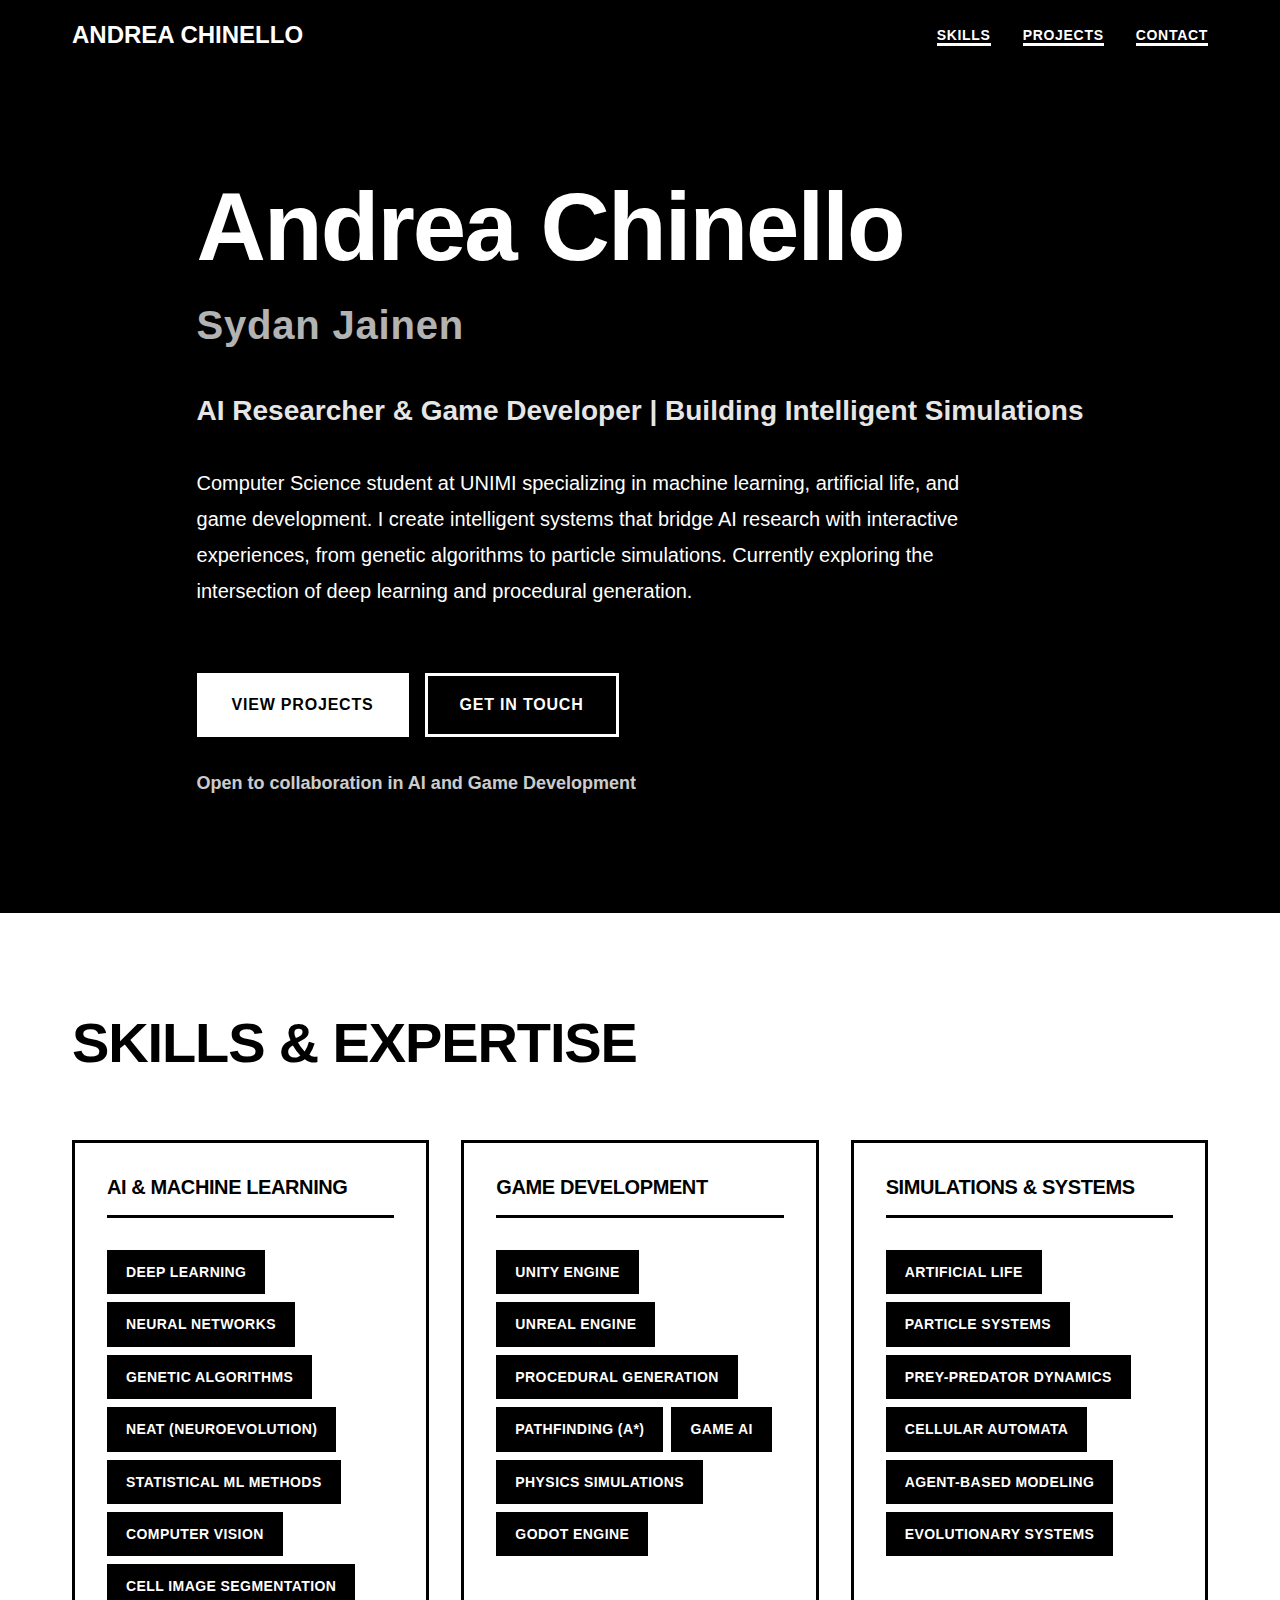
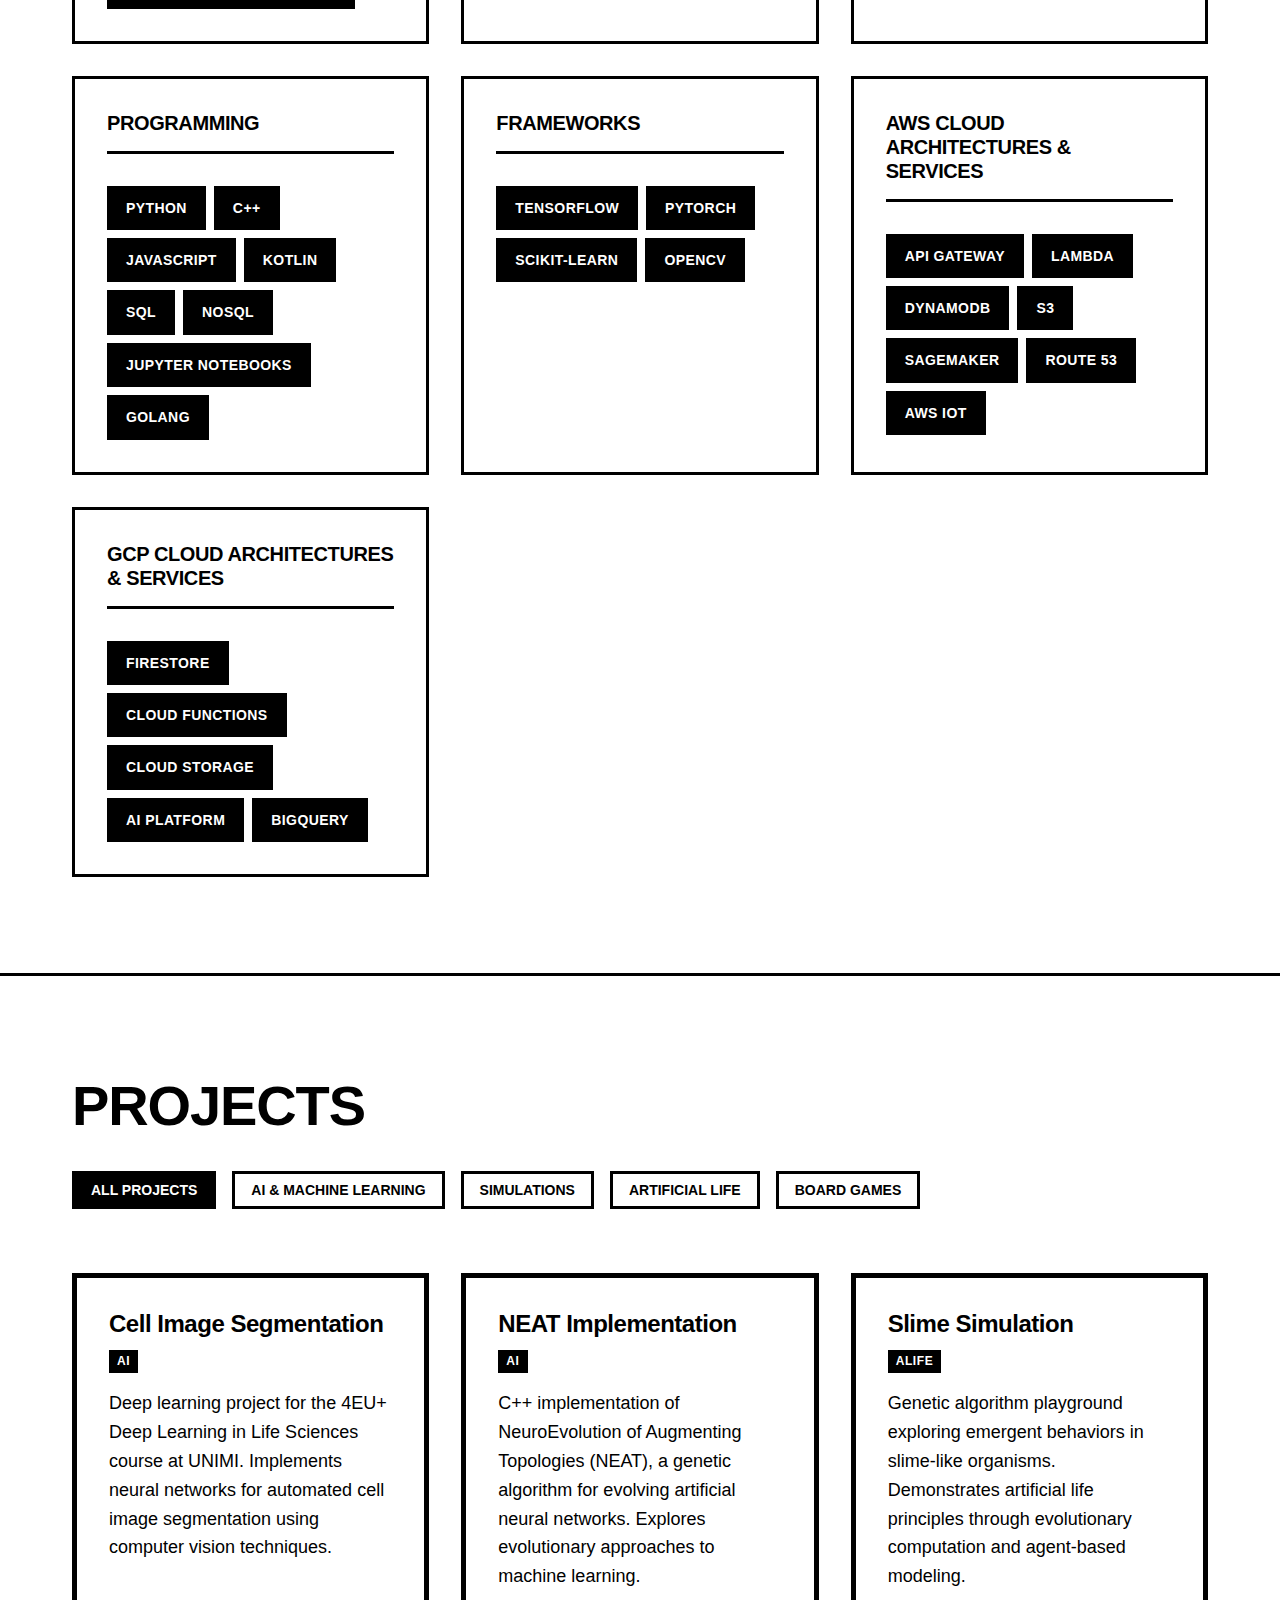
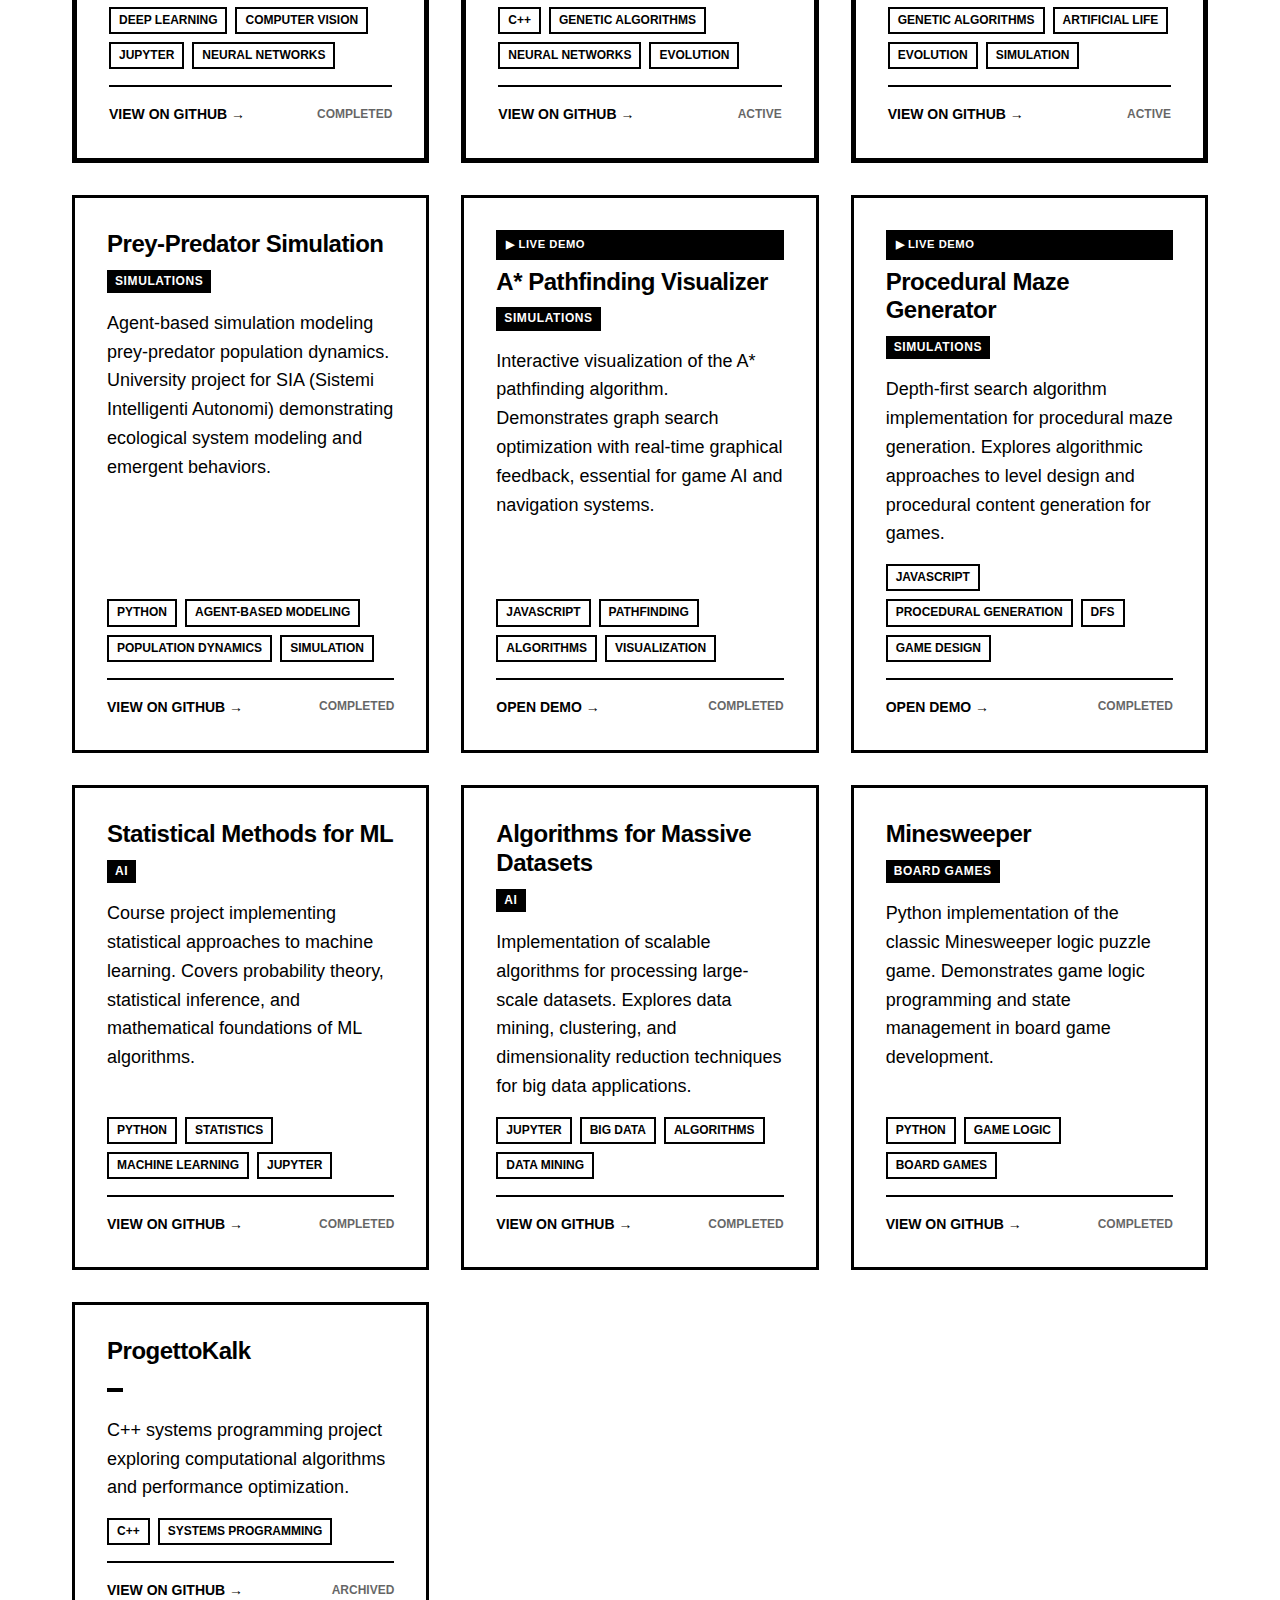
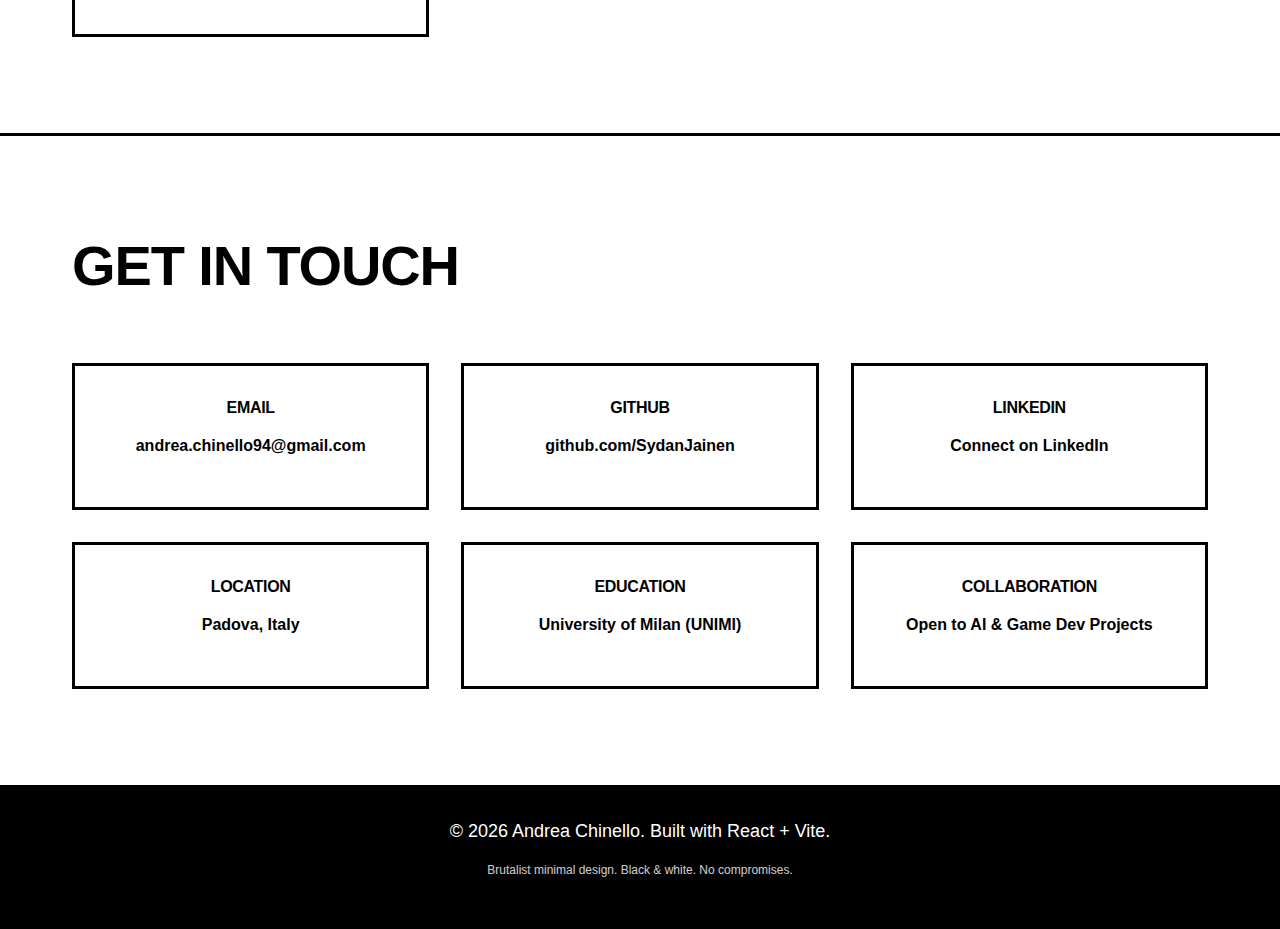
<file: index.html>
<!doctype html>
<html lang="en">
  <head>
    <meta charset="UTF-8" />
    <meta name="viewport" content="width=device-width, initial-scale=1.0" />

    <!-- Primary Meta Tags -->
    <title>Sydan Jainen - AI & Game Development Portfolio</title>
    <meta name="title" content="Sydan Jainen - AI & Game Development Portfolio" />
    <meta name="description" content="Portfolio of Sydan Jainen showcasing expertise in AI, machine learning, simulations, artificial life, particle systems, and game development." />
    <meta name="author" content="Sydan Jainen" />
    <meta name="keywords" content="AI, Machine Learning, Game Development, Simulations, Artificial Life, Particle Systems, Board Games, Unity, Unreal Engine" />

    <!-- Open Graph / Facebook -->
    <meta property="og:type" content="website" />
    <meta property="og:url" content="https://sydanjainen.github.io/SydanJainenWebSite/" />
    <meta property="og:title" content="Sydan Jainen - AI & Game Development Portfolio" />
    <meta property="og:description" content="Portfolio showcasing expertise in AI, simulations, artificial life, and game development." />

    <!-- Twitter -->
    <meta property="twitter:card" content="summary_large_image" />
    <meta property="twitter:url" content="https://sydanjainen.github.io/SydanJainenWebSite/" />
    <meta property="twitter:title" content="Sydan Jainen - AI & Game Development Portfolio" />
    <meta property="twitter:description" content="Portfolio showcasing expertise in AI, simulations, artificial life, and game development." />

    <!-- Favicon -->
    <link rel="icon" type="image/svg+xml" href="/favicon.svg" />

    <!-- Performance & Accessibility -->
    <meta name="theme-color" content="#000000" />
    <script type="module" crossorigin src="/assets/index-D4SZ-rtb.js"></script>
    <link rel="stylesheet" crossorigin href="/assets/index-D4mE9c2i.css">
  </head>
  <body>
    <div id="root"></div>
  </body>
</html>
</file>
<file: assets/index-D4mE9c2i.css>
:root{--color-black: #000000;--color-white: #ffffff;--font-system: -apple-system, BlinkMacSystemFont, "Segoe UI", "Roboto", "Oxygen", "Ubuntu", "Cantarell", "Fira Sans", "Droid Sans", "Helvetica Neue", sans-serif;--font-mono: "Courier New", Courier, monospace;--spacing-xs: .5rem;--spacing-sm: 1rem;--spacing-md: 2rem;--spacing-lg: 4rem;--spacing-xl: 6rem;--border-width: 3px;--max-width: 1200px;--transition-fast: .15s}*,*:before,*:after{box-sizing:border-box;margin:0;padding:0}html{scroll-behavior:smooth;-webkit-font-smoothing:antialiased;-moz-osx-font-smoothing:grayscale}body{font-family:var(--font-system);background-color:var(--color-white);color:var(--color-black);line-height:1.6;overflow-x:hidden}h1,h2,h3,h4,h5,h6{font-weight:900;line-height:1.2;letter-spacing:-.02em}h1{font-size:clamp(2.5rem,8vw,5rem);margin-bottom:var(--spacing-md)}h2{font-size:clamp(2rem,6vw,3.5rem);margin-bottom:var(--spacing-md);text-transform:uppercase}h3{font-size:clamp(1.5rem,4vw,2rem);margin-bottom:var(--spacing-sm)}p{font-size:clamp(1rem,2vw,1.125rem);margin-bottom:var(--spacing-sm)}a{color:var(--color-black);text-decoration:none;border-bottom:var(--border-width) solid var(--color-black);transition:opacity var(--transition-fast) ease}a:hover,a:focus{opacity:.6}a:focus{outline:var(--border-width) dashed var(--color-black);outline-offset:4px}.container{max-width:var(--max-width);margin:0 auto;padding:0 var(--spacing-md)}section{padding:var(--spacing-xl) 0;border-bottom:var(--border-width) solid var(--color-black)}section:last-of-type{border-bottom:none}.header{position:sticky;top:0;background-color:var(--color-black);color:var(--color-white);border-bottom:var(--border-width) solid var(--color-black);z-index:1000;padding:var(--spacing-sm) 0}.header a{color:var(--color-white);border-bottom-color:var(--color-white)}.nav{display:flex;justify-content:space-between;align-items:center;flex-wrap:wrap;gap:var(--spacing-sm)}.nav-brand{font-size:1.5rem;font-weight:900;text-transform:uppercase;border-bottom:none}.nav-links{display:flex;gap:var(--spacing-md);list-style:none}.nav-links a{font-weight:700;text-transform:uppercase;font-size:.875rem;letter-spacing:.05em}.hero{min-height:70vh;display:flex;flex-direction:column;justify-content:center;background-color:var(--color-black);color:var(--color-white);border-bottom:var(--border-width) solid var(--color-black)}.hero h1{font-size:clamp(3rem,10vw,6rem);margin-bottom:var(--spacing-xs)}.hero-fullname{font-size:clamp(1.5rem,4vw,2.5rem);font-weight:600;margin-bottom:var(--spacing-md);opacity:.7;letter-spacing:.02em}.hero-tagline{font-size:clamp(1.25rem,3vw,1.75rem);font-weight:700;margin-bottom:var(--spacing-md);opacity:.9}.hero-bio{max-width:800px;font-size:clamp(1rem,2vw,1.25rem);line-height:1.8;margin-bottom:var(--spacing-lg)}.hero-cta{display:flex;gap:var(--spacing-sm);flex-wrap:wrap}.btn{display:inline-block;padding:var(--spacing-sm) var(--spacing-md);border:var(--border-width) solid var(--color-white);background-color:transparent;color:var(--color-white);font-weight:700;text-transform:uppercase;letter-spacing:.05em;cursor:pointer;transition:background-color var(--transition-fast) ease,color var(--transition-fast) ease}.btn:hover,.btn:focus{background-color:var(--color-white);color:var(--color-black);opacity:1}.btn-primary{background-color:var(--color-white);color:var(--color-black)}.btn-primary:hover,.btn-primary:focus{background-color:transparent;color:var(--color-white)}.skills-grid{display:grid;grid-template-columns:repeat(auto-fit,minmax(280px,1fr));gap:var(--spacing-md);margin-top:var(--spacing-lg)}.skill-category{border:var(--border-width) solid var(--color-black);padding:var(--spacing-md);background-color:var(--color-white)}.skill-category h3{text-transform:uppercase;margin-bottom:var(--spacing-md);font-size:1.25rem;border-bottom:var(--border-width) solid var(--color-black);padding-bottom:var(--spacing-sm)}.skill-list{list-style:none;display:flex;flex-wrap:wrap;gap:var(--spacing-xs)}.skill-tag{background-color:var(--color-black);color:var(--color-white);padding:var(--spacing-xs) var(--spacing-sm);font-size:.875rem;font-weight:700;text-transform:uppercase;letter-spacing:.03em;border:var(--border-width) solid var(--color-black)}.projects-filter{display:flex;gap:var(--spacing-sm);margin-bottom:var(--spacing-lg);flex-wrap:wrap}.filter-btn{padding:var(--spacing-xs) var(--spacing-sm);border:var(--border-width) solid var(--color-black);background-color:var(--color-white);color:var(--color-black);font-weight:700;text-transform:uppercase;font-size:.875rem;cursor:pointer;transition:background-color var(--transition-fast) ease,color var(--transition-fast) ease}.filter-btn:hover,.filter-btn:focus{background-color:var(--color-black);color:var(--color-white)}.filter-btn.active{background-color:var(--color-black);color:var(--color-white)}.projects-grid{display:grid;grid-template-columns:repeat(auto-fill,minmax(320px,1fr));gap:var(--spacing-md)}.project-card{border:var(--border-width) solid var(--color-black);padding:var(--spacing-md);background-color:var(--color-white);display:flex;flex-direction:column;transition:transform var(--transition-fast) ease;cursor:pointer}.project-card:hover{transform:translate(-4px,-4px);box-shadow:8px 8px 0 var(--color-black);opacity:1}.project-card.featured{border-width:5px}.project-header{margin-bottom:var(--spacing-sm)}.project-title{font-size:1.5rem;font-weight:900;margin-bottom:var(--spacing-xs)}.project-category{display:inline-block;background-color:var(--color-black);color:var(--color-white);padding:2px var(--spacing-xs);font-size:.75rem;font-weight:700;text-transform:uppercase;letter-spacing:.05em}.project-description{flex:1;margin-bottom:var(--spacing-sm);line-height:1.6}.project-tags{display:flex;flex-wrap:wrap;gap:var(--spacing-xs);margin-bottom:var(--spacing-sm)}.project-tag{border:2px solid var(--color-black);padding:2px var(--spacing-xs);font-size:.75rem;font-weight:600;text-transform:uppercase}.project-footer{display:flex;justify-content:space-between;align-items:center;margin-top:auto;padding-top:var(--spacing-sm);border-top:2px solid var(--color-black)}.project-link{font-weight:700;text-transform:uppercase;font-size:.875rem}.project-status{font-size:.75rem;font-weight:600;text-transform:uppercase;opacity:.6}.contact-grid{display:grid;grid-template-columns:repeat(3,1fr);gap:var(--spacing-md);margin-top:var(--spacing-lg)}.contact-item{border:var(--border-width) solid var(--color-black);padding:var(--spacing-md);text-align:center;display:block}a.contact-item-link,a.project-card{border:var(--border-width) solid var(--color-black)}.contact-item-link{cursor:pointer;transition:transform var(--transition-fast) ease}.contact-item-link:hover{transform:translate(-4px,-4px);box-shadow:8px 8px 0 var(--color-black);opacity:1}.contact-item h3{text-transform:uppercase;margin-bottom:var(--spacing-sm);font-size:1rem}.contact-item p{font-size:1rem;word-wrap:break-word;font-weight:700}.footer{background-color:var(--color-black);color:var(--color-white);padding:var(--spacing-md) 0;text-align:center;font-size:.875rem}.footer a{color:var(--color-white);border-bottom-color:var(--color-white)}.back-to-top{position:fixed;bottom:var(--spacing-md);right:var(--spacing-md);width:50px;height:50px;background-color:var(--color-black);color:var(--color-white);border:var(--border-width) solid var(--color-black);display:flex;align-items:center;justify-content:center;cursor:pointer;font-size:1.5rem;font-weight:900;opacity:0;visibility:hidden;transition:opacity var(--transition-fast) ease,visibility var(--transition-fast) ease,transform var(--transition-fast) ease;z-index:999}.back-to-top.visible{opacity:1;visibility:visible}.back-to-top:hover,.back-to-top:focus{transform:translateY(-4px)}*:focus{outline:var(--border-width) dashed var(--color-black);outline-offset:4px}.header *:focus{outline-color:var(--color-white)}.hero *:focus{outline-color:var(--color-white)}@media print{body{background-color:#fff;color:#000}.header,.back-to-top,.projects-filter,.hero-cta{display:none}.project-card,.skill-category,.contact-item{break-inside:avoid;page-break-inside:avoid}a{text-decoration:underline}a[href^=http]:after{content:" (" attr(href) ")";font-size:.8em}}@media(max-width:768px){:root{--spacing-lg: 3rem;--spacing-xl: 4rem}.nav{flex-direction:column;align-items:flex-start}.nav-links{flex-direction:row;gap:var(--spacing-sm);width:auto}.projects-grid{grid-template-columns:1fr}.projects-filter{flex-direction:column}.filter-btn{width:100%}.back-to-top{bottom:var(--spacing-sm);right:var(--spacing-sm);width:44px;height:44px}.contact-grid{grid-template-columns:1fr}.demo-modal-overlay{padding:var(--spacing-sm)}.demo-modal-content{max-height:95vh}.demo-modal-header{flex-direction:column;align-items:flex-start;gap:var(--spacing-sm)}.demo-modal-close{width:100%}.demo-modal-title{font-size:1.25rem}}@keyframes fadeIn{0%{opacity:0;transform:translateY(20px)}to{opacity:1;transform:translateY(0)}}.fade-in{animation:fadeIn .6s ease forwards}.loading{display:flex;justify-content:center;align-items:center;min-height:100vh;font-size:2rem;font-weight:900;text-transform:uppercase}.demo-modal-overlay{position:fixed;top:0;left:0;right:0;bottom:0;background-color:#000000d9;display:flex;align-items:center;justify-content:center;z-index:2000;padding:var(--spacing-md);animation:fadeIn .2s ease}.demo-modal-content{background-color:var(--color-white);border:var(--border-width) solid var(--color-black);width:100%;max-width:1400px;max-height:90vh;display:flex;flex-direction:column;box-shadow:12px 12px #0000004d}.demo-modal-header{display:flex;justify-content:space-between;align-items:center;padding:var(--spacing-md);border-bottom:var(--border-width) solid var(--color-black);background-color:var(--color-white);flex-shrink:0}.demo-modal-title{font-size:clamp(1.25rem,3vw,1.75rem);font-weight:900;text-transform:uppercase;margin:0}.demo-modal-close{background-color:var(--color-black);color:var(--color-white);border:none;padding:var(--spacing-xs) var(--spacing-md);font-size:.875rem;font-weight:900;text-transform:uppercase;letter-spacing:.05em;cursor:pointer;transition:opacity var(--transition-fast) ease;flex-shrink:0}.demo-modal-close:hover,.demo-modal-close:focus{opacity:.8}.demo-modal-body{flex:1;position:relative;background-color:var(--color-white);overflow:hidden;min-height:0}.demo-modal-iframe{position:absolute;top:0;left:0;width:100%;height:100%;border:none;display:block}.demo-modal-footer{padding:var(--spacing-md);border-top:var(--border-width) solid var(--color-black);background-color:var(--color-white);flex-shrink:0;text-align:center}.demo-modal-github-link{font-weight:700;text-transform:uppercase;font-size:.875rem;letter-spacing:.05em;display:inline-block}.demo-indicator{display:inline-block;background-color:var(--color-black);color:var(--color-white);padding:4px var(--spacing-xs);font-size:.7rem;font-weight:900;text-transform:uppercase;letter-spacing:.05em;margin-bottom:var(--spacing-xs);border:2px solid var(--color-black)}.visually-hidden{position:absolute;width:1px;height:1px;margin:-1px;padding:0;overflow:hidden;clip:rect(0,0,0,0);white-space:nowrap;border:0}.text-center{text-align:center}.mt-lg{margin-top:var(--spacing-lg)}.mb-lg{margin-bottom:var(--spacing-lg)}
</file>
